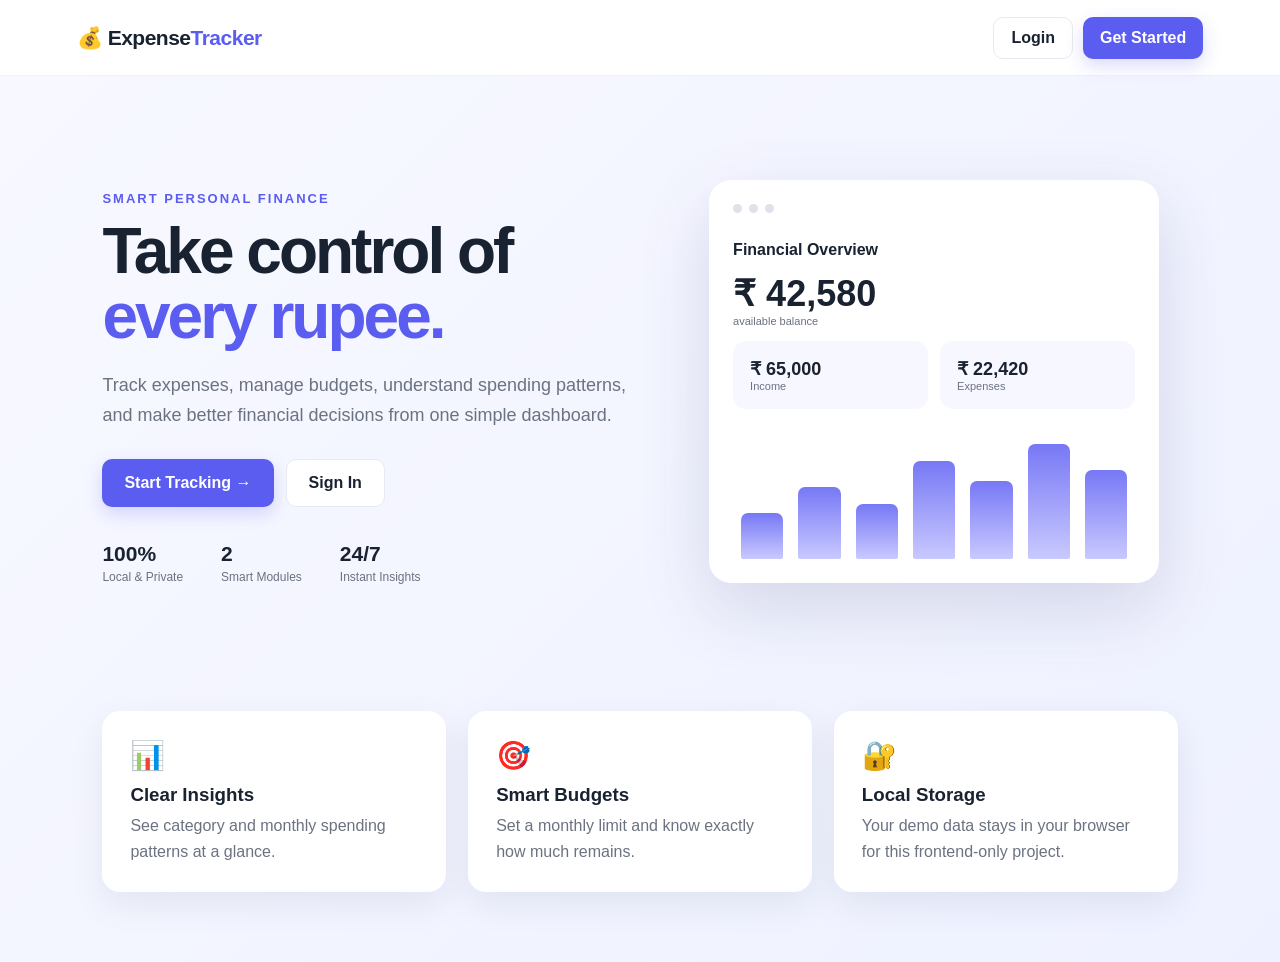
<file: index.html>
<!DOCTYPE html>
<html lang="en">
<head>
  <meta charset="UTF-8">
  <meta name="viewport" content="width=device-width, initial-scale=1.0">
  <title>Expense Tracker</title>
  <link rel="stylesheet" href="css/style.css">
</head>
<body class="landing-body">
  <nav class="navbar landing-nav">
    <a class="brand" href="index.html">💰 Expense<span>Tracker</span></a>
    <div class="nav-actions">
      <a href="login.html" class="btn btn-outline">Login</a>
      <a href="signup.html" class="btn btn-primary">Get Started</a>
    </div>
  </nav>

  <main class="hero">
    <section class="hero-content">
      <p class="eyebrow">SMART PERSONAL FINANCE</p>
      <h1>Take control of<br><span>every rupee.</span></h1>
      <p class="hero-text">Track expenses, manage budgets, understand spending patterns, and make better financial decisions from one simple dashboard.</p>
      <div class="hero-buttons">
        <a href="signup.html" class="btn btn-primary btn-lg">Start Tracking →</a>
        <a href="login.html" class="btn btn-outline btn-lg">Sign In</a>
      </div>
      <div class="feature-strip">
        <div><strong>100%</strong><span>Local & Private</span></div>
        <div><strong>2</strong><span>Smart Modules</span></div>
        <div><strong>24/7</strong><span>Instant Insights</span></div>
      </div>
    </section>
    <section class="hero-preview">
      <div class="preview-window">
        <div class="preview-top"><span></span><span></span><span></span></div>
        <div class="preview-title">Financial Overview</div>
        <div class="preview-balance">₹ 42,580 <small>available balance</small></div>
        <div class="preview-cards">
          <div><b>₹ 65,000</b><small>Income</small></div>
          <div><b>₹ 22,420</b><small>Expenses</small></div>
        </div>
        <div class="preview-chart">
          <i style="height:35%"></i><i style="height:55%"></i><i style="height:42%"></i><i style="height:75%"></i><i style="height:60%"></i><i style="height:88%"></i><i style="height:68%"></i>
        </div>
      </div>
    </section>
  </main>

  <section class="landing-features">
    <div><div class="feature-icon">📊</div><h3>Clear Insights</h3><p>See category and monthly spending patterns at a glance.</p></div>
    <div><div class="feature-icon">🎯</div><h3>Smart Budgets</h3><p>Set a monthly limit and know exactly how much remains.</p></div>
    <div><div class="feature-icon">🔐</div><h3>Local Storage</h3><p>Your demo data stays in your browser for this frontend-only project.</p></div>
  </section>
</body>
</html>
</file>
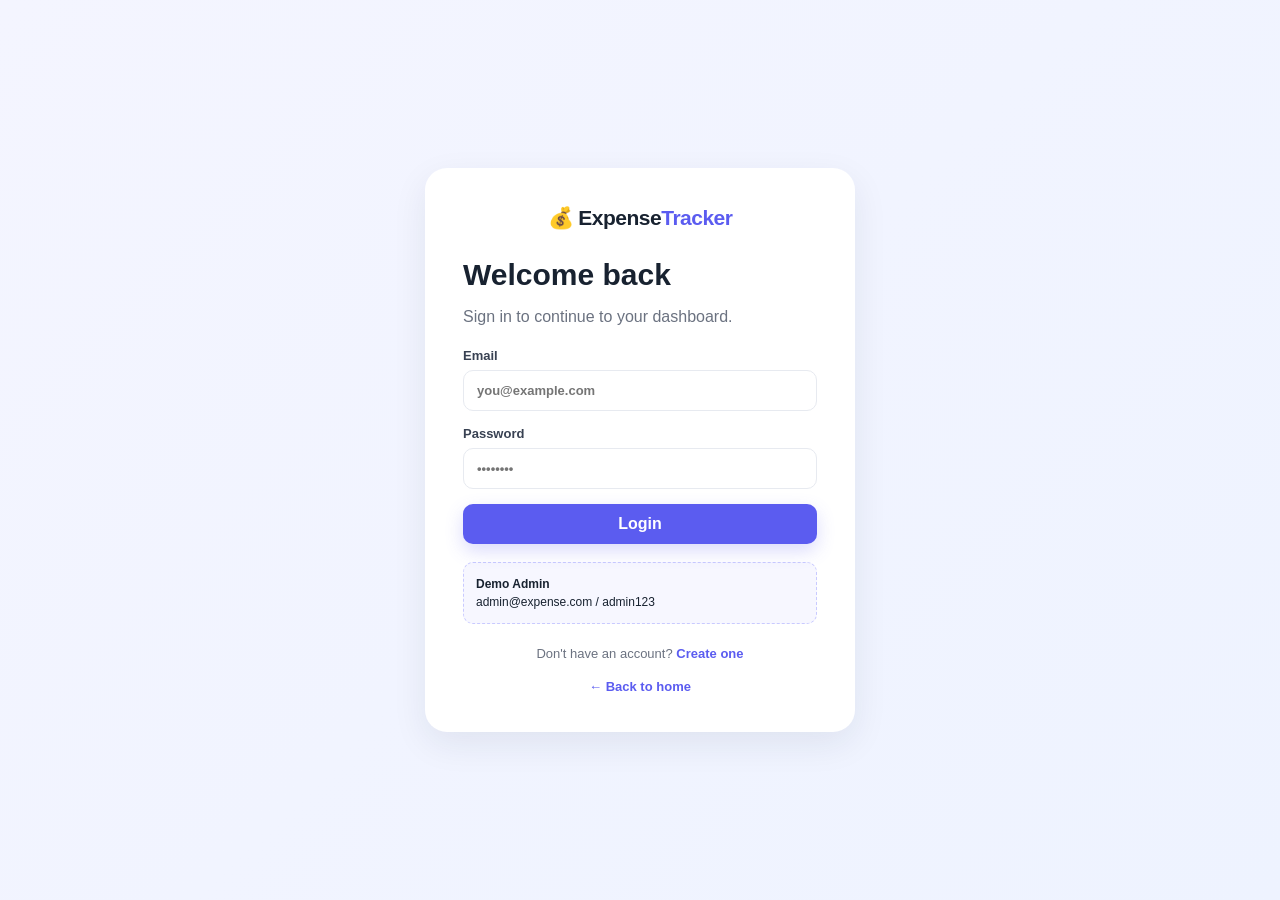
<file: login.html>
<!DOCTYPE html>
<html lang="en">
<head>
  <meta charset="UTF-8"><meta name="viewport" content="width=device-width, initial-scale=1.0">
  <title>Login | Expense Tracker</title><link rel="stylesheet" href="css/style.css">
</head>
<body class="auth-body">
  <div class="auth-card">
    <a class="brand centered" href="index.html">💰 Expense<span>Tracker</span></a>
    <h1>Welcome back</h1><p class="muted">Sign in to continue to your dashboard.</p>
    <div id="loginAlert" class="alert hidden"></div>
    <form id="loginForm">
      <label>Email<input id="email" type="email" required placeholder="you@example.com"></label>
      <label>Password<input id="password" type="password" required placeholder="••••••••"></label>
      <button class="btn btn-primary full" type="submit">Login</button>
    </form>
    <div class="demo-box"><strong>Demo Admin</strong><br>admin@expense.com / admin123</div>
    <p class="auth-footer">Don't have an account? <a href="signup.html">Create one</a></p>
    <a href="index.html" class="back-link">← Back to home</a>
  </div>
  <script src="js/auth.js"></script>
  <script>
    document.getElementById("loginForm").addEventListener("submit", function(e){
      e.preventDefault();
      const result = loginUser(document.getElementById("email").value.trim(), document.getElementById("password").value);
      const alertBox = document.getElementById("loginAlert");
      alertBox.className = "alert " + (result.ok ? "success" : "error");
      alertBox.textContent = result.message;
      if (result.ok) setTimeout(() => location.href = result.user.role === "admin" ? "admin/dashboard.html" : "user/dashboard.html", 500);
    });
  </script>
</body>
</html>
</file>
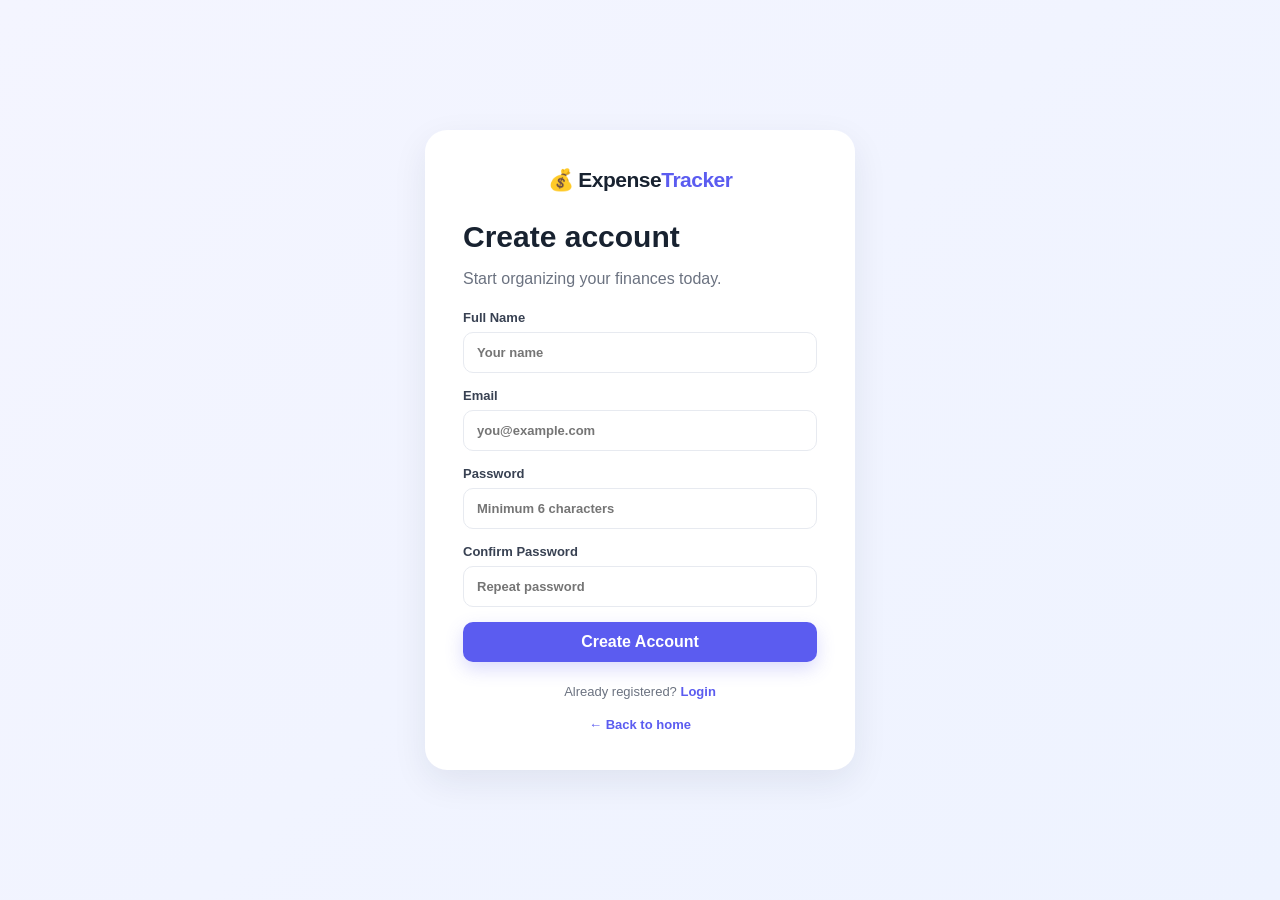
<file: signup.html>
<!DOCTYPE html>
<html lang="en">
<head>
  <meta charset="UTF-8"><meta name="viewport" content="width=device-width, initial-scale=1.0">
  <title>Sign Up | Expense Tracker</title><link rel="stylesheet" href="css/style.css">
</head>
<body class="auth-body">
  <div class="auth-card">
    <a class="brand centered" href="index.html">💰 Expense<span>Tracker</span></a>
    <h1>Create account</h1><p class="muted">Start organizing your finances today.</p>
    <div id="signupAlert" class="alert hidden"></div>
    <form id="signupForm">
      <label>Full Name<input id="name" required placeholder="Your name"></label>
      <label>Email<input id="email" type="email" required placeholder="you@example.com"></label>
      <label>Password<input id="password" type="password" minlength="6" required placeholder="Minimum 6 characters"></label>
      <label>Confirm Password<input id="confirm" type="password" minlength="6" required placeholder="Repeat password"></label>
      <button class="btn btn-primary full" type="submit">Create Account</button>
    </form>
    <p class="auth-footer">Already registered? <a href="login.html">Login</a></p>
    <a href="index.html" class="back-link">← Back to home</a>
  </div>
  <script src="js/auth.js"></script>
  <script>
    document.getElementById("signupForm").addEventListener("submit", function(e){
      e.preventDefault();
      const a = document.getElementById("password").value;
      const b = document.getElementById("confirm").value;
      const alertBox = document.getElementById("signupAlert");
      if(a !== b){ alertBox.className="alert error"; alertBox.textContent="Passwords do not match."; return; }
      const result = signupUser(document.getElementById("name").value.trim(), document.getElementById("email").value.trim(), a);
      alertBox.className = "alert " + (result.ok ? "success" : "error");
      alertBox.textContent = result.message;
      if(result.ok) setTimeout(() => location.href="login.html", 700);
    });
  </script>
</body>
</html>
</file>
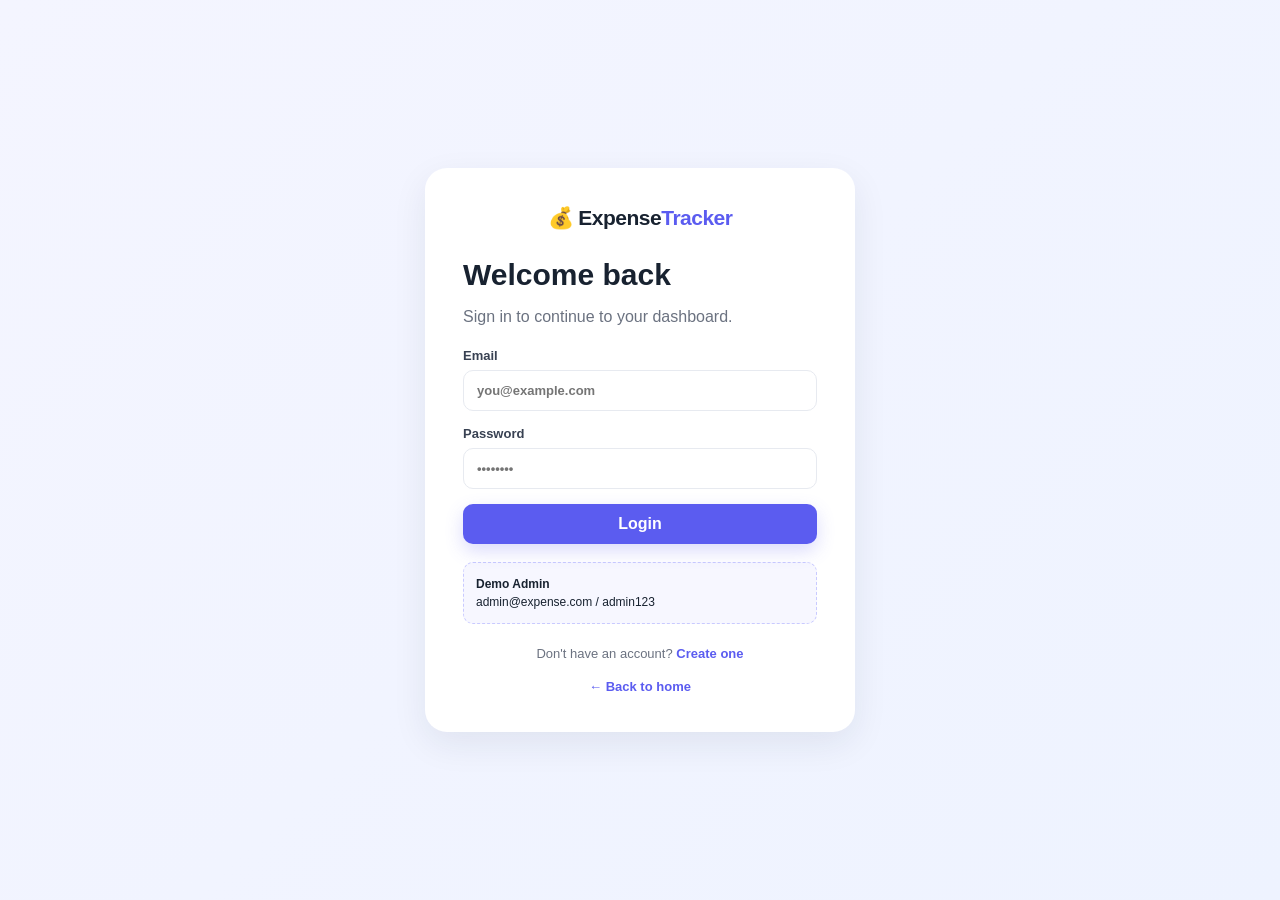
<file: admin/dashboard.html>
<!DOCTYPE html>
<html lang="en"><head><meta charset="UTF-8"><meta name="viewport" content="width=device-width,initial-scale=1.0"><title>Admin Dashboard | Expense Tracker</title><link rel="stylesheet" href="../css/style.css"></head>
<body><div class="app-shell"><aside class="sidebar"><a class="brand" href="dashboard.html">💰 Expense<span>Tracker</span></a><nav class="side-nav"><a class="active" href="dashboard.html">▣ Dashboard</a><a href="users.html">♙ Users</a><a href="expenses.html">☷ All Expenses</a><a href="reports.html">◔ Reports</a></nav><div class="sidebar-bottom"><a href="#" onclick="logout();return false;">↪ Logout</a></div></aside>
<main class="main"><div class="topbar"><div class="page-title"><h1>Admin Dashboard</h1><p>Monitor the Expense Tracker system.</p></div><div class="profile"><div><b id="adminName"></b><small class="muted"> Administrator</small></div><div class="avatar">A</div></div></div>
<section class="cards"><div class="stat-card"><div class="stat-label">REGISTERED USERS</div><div class="stat-value" id="users">0</div></div><div class="stat-card"><div class="stat-label">TOTAL EXPENSES</div><div class="stat-value" id="expense">₹0</div></div><div class="stat-card"><div class="stat-label">TRANSACTIONS</div><div class="stat-value" id="transactions">0</div></div><div class="stat-card"><div class="stat-label">CATEGORIES USED</div><div class="stat-value" id="categories">0</div></div></section>
<section class="dashboard-grid"><div class="panel"><div class="panel-header"><h2>Recent Transactions</h2><a class="btn btn-outline" href="expenses.html">View all</a></div><div class="table-wrap"><table><thead><tr><th>User</th><th>Date</th><th>Category</th><th>Amount</th></tr></thead><tbody id="rows"></tbody></table></div></div><div class="panel"><div class="panel-header"><h2>System Summary</h2></div><div id="summary"></div></div></section>
</main></div><script src="../js/auth.js"></script><script src="../js/app.js"></script><script>
const user=requireRole("admin");if(user){document.getElementById("adminName").textContent=user.name;const users=getUsers(),ex=getExpenses();document.getElementById("users").textContent=users.filter(u=>u.role==="user").length;document.getElementById("expense").textContent=money(totalExpenses(ex));document.getElementById("transactions").textContent=ex.length;document.getElementById("categories").textContent=new Set(ex.map(e=>e.category)).size;const names=Object.fromEntries(users.map(u=>[u.id,u.name]));const recent=[...ex].sort((a,b)=>b.date.localeCompare(a.date)).slice(0,8);document.getElementById("rows").innerHTML=recent.length?recent.map(e=>`<tr><td>${escapeHtml(names[e.userId]||"Unknown")}</td><td>${e.date}</td><td><span class="badge">${escapeHtml(e.category)}</span></td><td><b>${money(e.amount)}</b></td></tr>`).join(""):`<tr><td colspan="4"><div class="empty">No transactions yet.</div></td></tr>`;const byUser={};ex.forEach(e=>byUser[e.userId]=(byUser[e.userId]||0)+e.amount);document.getElementById("summary").innerHTML=`<div class="kpi"><span>Active user accounts</span><b>${users.filter(u=>u.role==="user").length}</b></div><div class="kpi"><span>Total recorded spending</span><b>${money(totalExpenses(ex))}</b></div><div class="kpi"><span>Average transaction</span><b>${money(ex.length?totalExpenses(ex)/ex.length:0)}</b></div><div class="kpi"><span>Users with transactions</span><b>${Object.keys(byUser).length}</b></div>`}
</script></body></html>
</file>
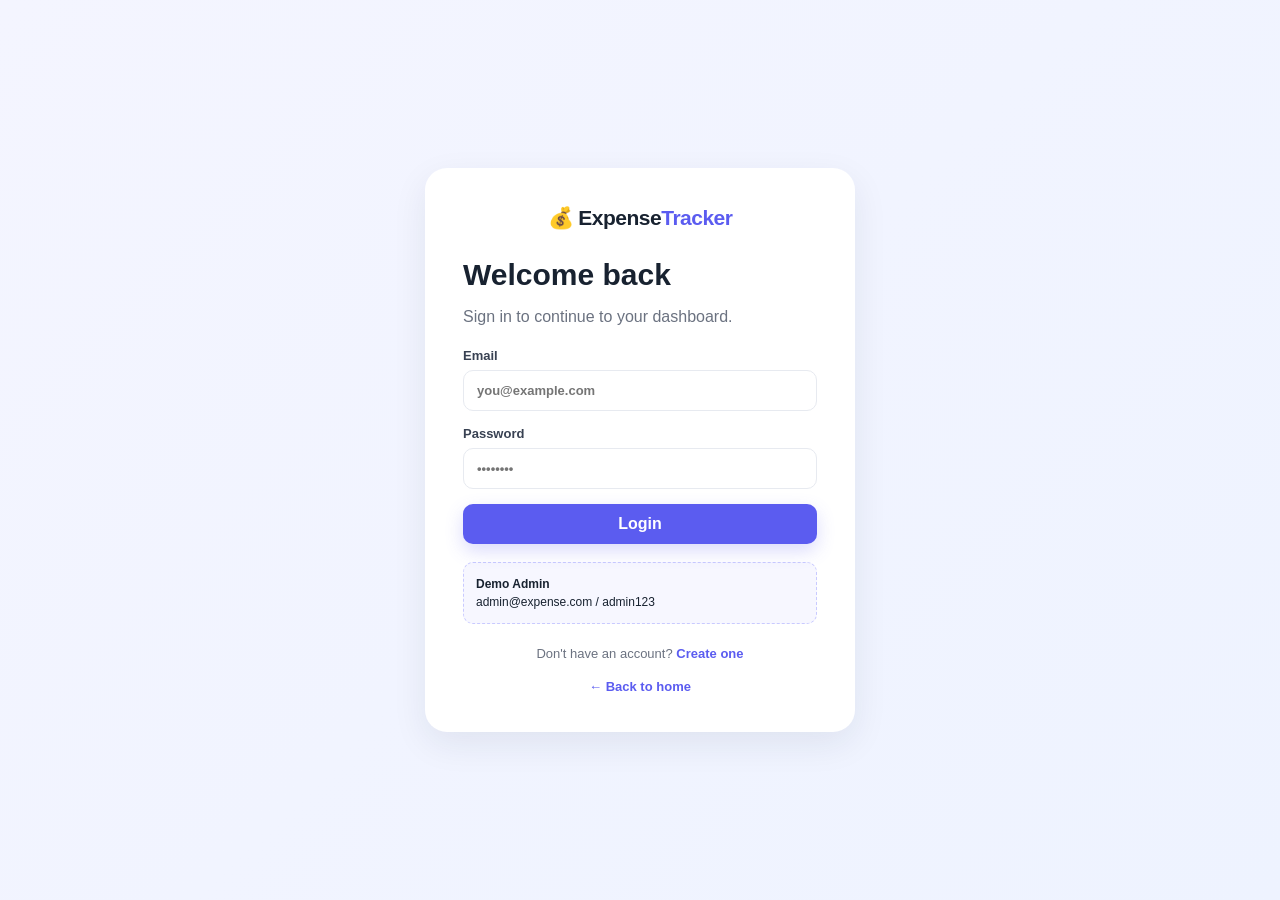
<file: admin/expenses.html>
<!DOCTYPE html>
<html lang="en"><head><meta charset="UTF-8"><meta name="viewport" content="width=device-width,initial-scale=1.0"><title>All Expenses | Expense Tracker</title><link rel="stylesheet" href="../css/style.css"></head>
<body><div class="app-shell"><aside class="sidebar"><a class="brand" href="dashboard.html">💰 Expense<span>Tracker</span></a><nav class="side-nav"><a href="dashboard.html">▣ Dashboard</a><a href="users.html">♙ Users</a><a class="active" href="expenses.html">☷ All Expenses</a><a href="reports.html">◔ Reports</a></nav><div class="sidebar-bottom"><a href="#" onclick="logout();return false;">↪ Logout</a></div></aside><main class="main"><div class="topbar"><div class="page-title"><h1>All Expenses</h1><p>System-wide transaction monitoring.</p></div></div><div class="panel"><div class="toolbar"><input id="search" placeholder="Search user/category..."><select id="filter"><option value="all">All categories</option><option>Food</option><option>Transport</option><option>Shopping</option><option>Bills</option><option>Education</option><option>Healthcare</option><option>Entertainment</option><option>Recharge</option><option>Others</option></select></div><br><div class="table-wrap"><table><thead><tr><th>User</th><th>Date</th><th>Category</th><th>Payment</th><th>Description</th><th>Amount</th><th>Action</th></tr></thead><tbody id="rows"></tbody></table></div></div></main></div>
<script src="../js/auth.js"></script><script src="../js/app.js"></script><script>
requireRole("admin");function render(){const users=getUsers(),names=Object.fromEntries(users.map(u=>[u.id,u.name])),q=document.getElementById("search").value.toLowerCase(),f=document.getElementById("filter").value;let arr=getExpenses().filter(e=>(f==="all"||e.category===f)&&((names[e.userId]||"").toLowerCase()+" "+e.category+" "+(e.description||"")).includes(q)).sort((a,b)=>b.date.localeCompare(a.date));document.getElementById("rows").innerHTML=arr.length?arr.map(e=>`<tr><td>${escapeHtml(names[e.userId]||"Unknown")}</td><td>${e.date}</td><td><span class="badge">${escapeHtml(e.category)}</span></td><td>${escapeHtml(e.payment)}</td><td>${escapeHtml(e.description||"-")}</td><td><b>${money(e.amount)}</b></td><td><button class="btn btn-danger" onclick="removeIt('${e.id}')">Delete</button></td></tr>`).join(""):`<tr><td colspan="7"><div class="empty">No expenses found.</div></td></tr>`}function removeIt(id){if(confirm("Delete this expense?")){deleteExpense(id);render()}}document.getElementById("search").addEventListener("input",render);document.getElementById("filter").addEventListener("change",render);render();
</script></body></html>
</file>
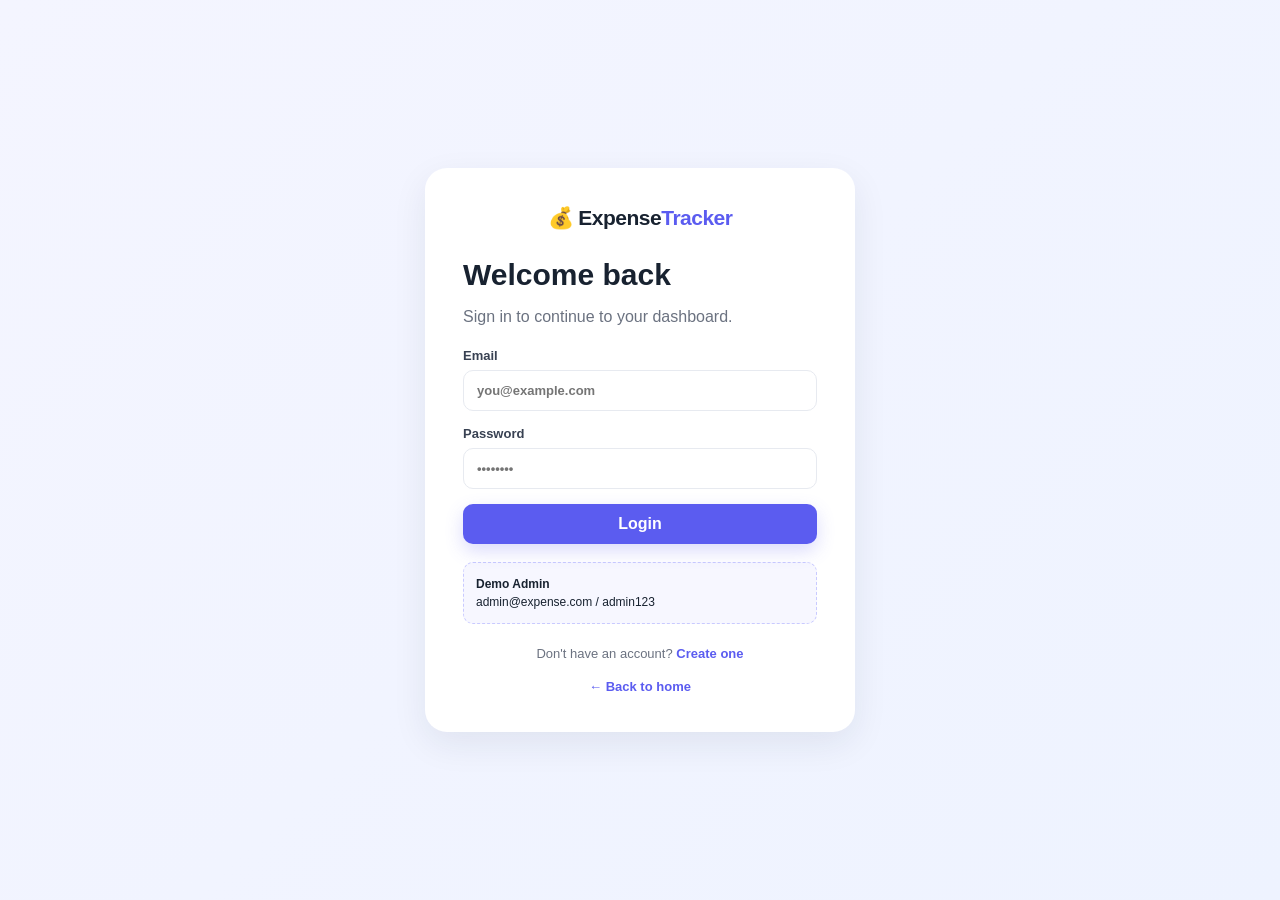
<file: admin/reports.html>
<!DOCTYPE html>
<html lang="en"><head><meta charset="UTF-8"><meta name="viewport" content="width=device-width,initial-scale=1.0"><title>Admin Reports | Expense Tracker</title><link rel="stylesheet" href="../css/style.css"></head>
<body><div class="app-shell"><aside class="sidebar"><a class="brand" href="dashboard.html">💰 Expense<span>Tracker</span></a><nav class="side-nav"><a href="dashboard.html">▣ Dashboard</a><a href="users.html">♙ Users</a><a href="expenses.html">☷ All Expenses</a><a class="active" href="reports.html">◔ Reports</a></nav><div class="sidebar-bottom"><a href="#" onclick="logout();return false;">↪ Logout</a></div></aside><main class="main"><div class="topbar"><div class="page-title"><h1>System Reports</h1><p>Aggregate spending insights for the administrator.</p></div></div><div class="cards"><div class="stat-card"><div class="stat-label">TOTAL SPENDING</div><div class="stat-value" id="total">₹0</div></div><div class="stat-card"><div class="stat-label">AVG TRANSACTION</div><div class="stat-value" id="avg">₹0</div></div><div class="stat-card"><div class="stat-label">TOP CATEGORY</div><div class="stat-value" id="top">—</div></div><div class="stat-card"><div class="stat-label">USERS</div><div class="stat-value" id="users">0</div></div></div><div class="dashboard-grid"><div class="panel"><h2>Category Breakdown</h2><div id="bars" class="bar-list"></div></div><div class="panel"><h2>Monthly Spending</h2><div id="monthly" class="chart-bars"></div></div></div></main></div>
<script src="../js/auth.js"></script><script src="../js/app.js"></script><script>
requireRole("admin");const arr=getExpenses(),total=totalExpenses(arr);document.getElementById("total").textContent=money(total);document.getElementById("avg").textContent=money(arr.length?total/arr.length:0);document.getElementById("users").textContent=getUsers().filter(u=>u.role==="user").length;const cats={};arr.forEach(e=>cats[e.category]=(cats[e.category]||0)+e.amount);const sorted=Object.entries(cats).sort((a,b)=>b[1]-a[1]);document.getElementById("top").textContent=sorted[0]?.[0]||"—";const max=Math.max(...Object.values(cats),1);document.getElementById("bars").innerHTML=sorted.map(([k,v])=>`<div class="bar-row"><span>${escapeHtml(k)}</span><div class="bar-track"><div class="bar-fill" style="width:${v/max*100}%"></div></div><b>${money(v)}</b></div>`).join("")||`<div class="empty">No data yet.</div>`;const months={};arr.forEach(e=>{let m=e.date.slice(0,7);months[m]=(months[m]||0)+e.amount});const ms=Object.entries(months).sort((a,b)=>a[0].localeCompare(b[0])).slice(-7),mm=Math.max(...ms.map(x=>x[1]),1);document.getElementById("monthly").innerHTML=ms.map(([m,v])=>`<div class="chart-col"><b style="font-size:10px">${money(v)}</b><div class="bar" style="height:${Math.max(v/mm*170,3)}px"></div><span>${m}</span></div>`).join("")||`<div class="empty">No data yet.</div>`;
</script></body></html>
</file>
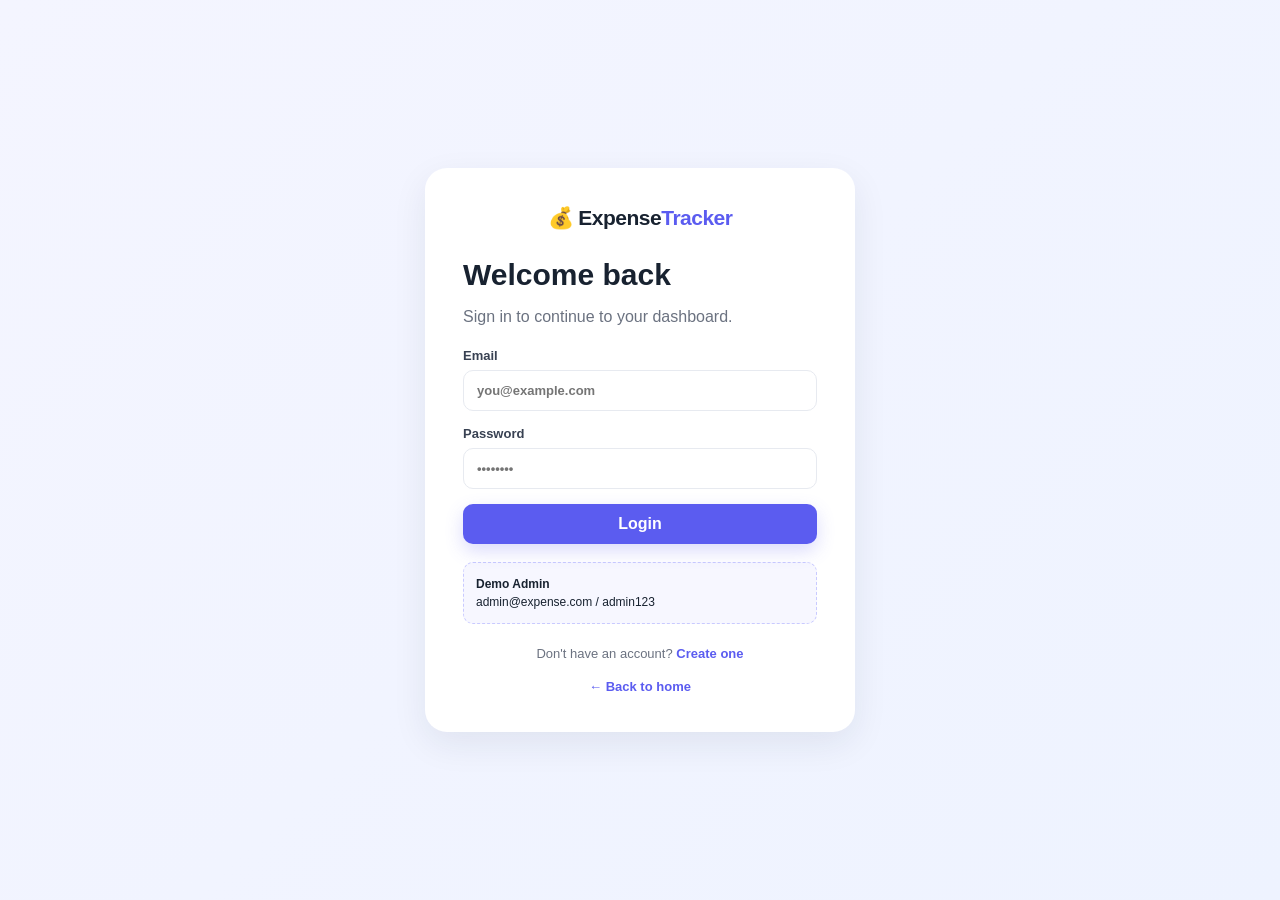
<file: admin/users.html>
<!DOCTYPE html>
<html lang="en"><head><meta charset="UTF-8"><meta name="viewport" content="width=device-width,initial-scale=1.0"><title>User Management | Expense Tracker</title><link rel="stylesheet" href="../css/style.css"></head>
<body><div class="app-shell"><aside class="sidebar"><a class="brand" href="dashboard.html">💰 Expense<span>Tracker</span></a><nav class="side-nav"><a href="dashboard.html">▣ Dashboard</a><a class="active" href="users.html">♙ Users</a><a href="expenses.html">☷ All Expenses</a><a href="reports.html">◔ Reports</a></nav><div class="sidebar-bottom"><a href="#" onclick="logout();return false;">↪ Logout</a></div></aside><main class="main"><div class="topbar"><div class="page-title"><h1>User Management</h1><p>View and manage registered users.</p></div></div><div class="panel"><div class="toolbar"><input id="search" placeholder="Search users..."></div><br><div class="table-wrap"><table><thead><tr><th>Name</th><th>Email</th><th>Role</th><th>Registered</th><th>Action</th></tr></thead><tbody id="rows"></tbody></table></div></div></main></div>
<script src="../js/auth.js"></script><script src="../js/app.js"></script><script>
requireRole("admin");function render(){let q=document.getElementById("search").value.toLowerCase(),arr=getUsers().filter(u=>u.name.toLowerCase().includes(q)||u.email.toLowerCase().includes(q));document.getElementById("rows").innerHTML=arr.map(u=>`<tr><td><b>${escapeHtml(u.name)}</b></td><td>${escapeHtml(u.email)}</td><td><span class="badge">${u.role}</span></td><td>${u.id.startsWith("u-")?new Date(Number(u.id.slice(2))).toLocaleDateString("en-IN"):"Demo"}</td><td>${u.role==="user"?`<button class="btn btn-danger" onclick="removeUser('${u.id}')">Delete</button>`:"Protected"}</td></tr>`).join("")}function removeUser(id){if(!confirm("Delete this user and their expenses?"))return;saveUsers(getUsers().filter(u=>u.id!==id));saveExpenses(getExpenses().filter(e=>e.userId!==id));render()}document.getElementById("search").addEventListener("input",render);render();
</script></body></html>
</file>
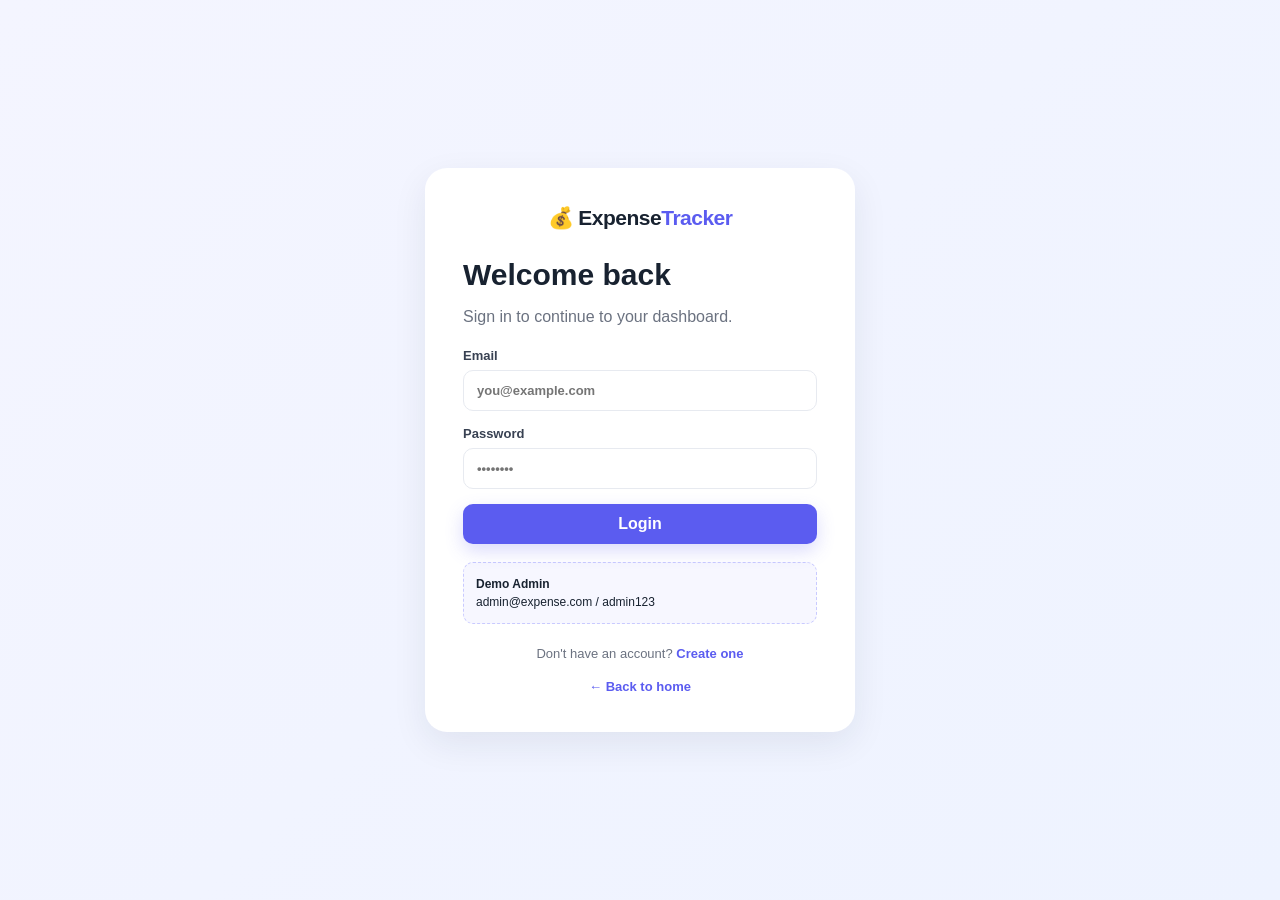
<file: user/add-expense.html>
<!DOCTYPE html>
<html lang="en"><head><meta charset="UTF-8"><meta name="viewport" content="width=device-width,initial-scale=1.0"><title>Add Expense | Expense Tracker</title><link rel="stylesheet" href="../css/style.css"></head>
<body><div class="app-shell"><aside class="sidebar"><a class="brand" href="dashboard.html">💰 Expense<span>Tracker</span></a><nav class="side-nav"><a href="dashboard.html">▣ Dashboard</a><a class="active" href="add-expense.html">＋ Add Expense</a><a href="expenses.html">☷ My Expenses</a><a href="budget.html">◎ Budget</a><a href="reports.html">◔ Reports</a></nav><div class="sidebar-bottom"><a href="#" onclick="logout();return false;">↪ Logout</a></div></aside>
<main class="main"><div class="topbar"><div class="page-title"><h1>Add Expense</h1><p>Record a new transaction.</p></div></div>
<div class="panel" style="max-width:850px"><div id="alert" class="alert hidden"></div><form id="expenseForm"><div class="form-grid">
<label>Amount (₹)<input id="amount" type="number" min="0.01" step="0.01" required placeholder="500"></label>
<label>Date<input id="date" type="date" required></label>
<label>Category<select id="category" required><option value="">Select category</option><option>Food</option><option>Transport</option><option>Shopping</option><option>Bills</option><option>Education</option><option>Healthcare</option><option>Entertainment</option><option>Recharge</option><option>Others</option></select></label>
<label>Payment Method<select id="payment" required><option>UPI</option><option>Cash</option><option>Debit Card</option><option>Credit Card</option><option>Bank Transfer</option></select></label>
<label class="full-col">Description<textarea id="description" rows="4" placeholder="What was this expense for?"></textarea></label>
<div class="full-col"><button class="btn btn-primary" type="submit">Save Expense</button> <a class="btn btn-outline" href="expenses.html">Cancel</a></div>
</div></form></div></main></div>
<script src="../js/auth.js"></script><script src="../js/app.js"></script><script>
const user=requireRole("user");document.getElementById("date").value=new Date().toISOString().slice(0,10);
document.getElementById("expenseForm").addEventListener("submit",e=>{e.preventDefault();addExpense(user.id,{amount:document.getElementById("amount").value,date:document.getElementById("date").value,category:document.getElementById("category").value,payment:document.getElementById("payment").value,description:document.getElementById("description").value.trim()});const a=document.getElementById("alert");a.className="alert success";a.textContent="Expense saved successfully.";e.target.reset();document.getElementById("date").value=new Date().toISOString().slice(0,10);});
</script></body></html>
</file>
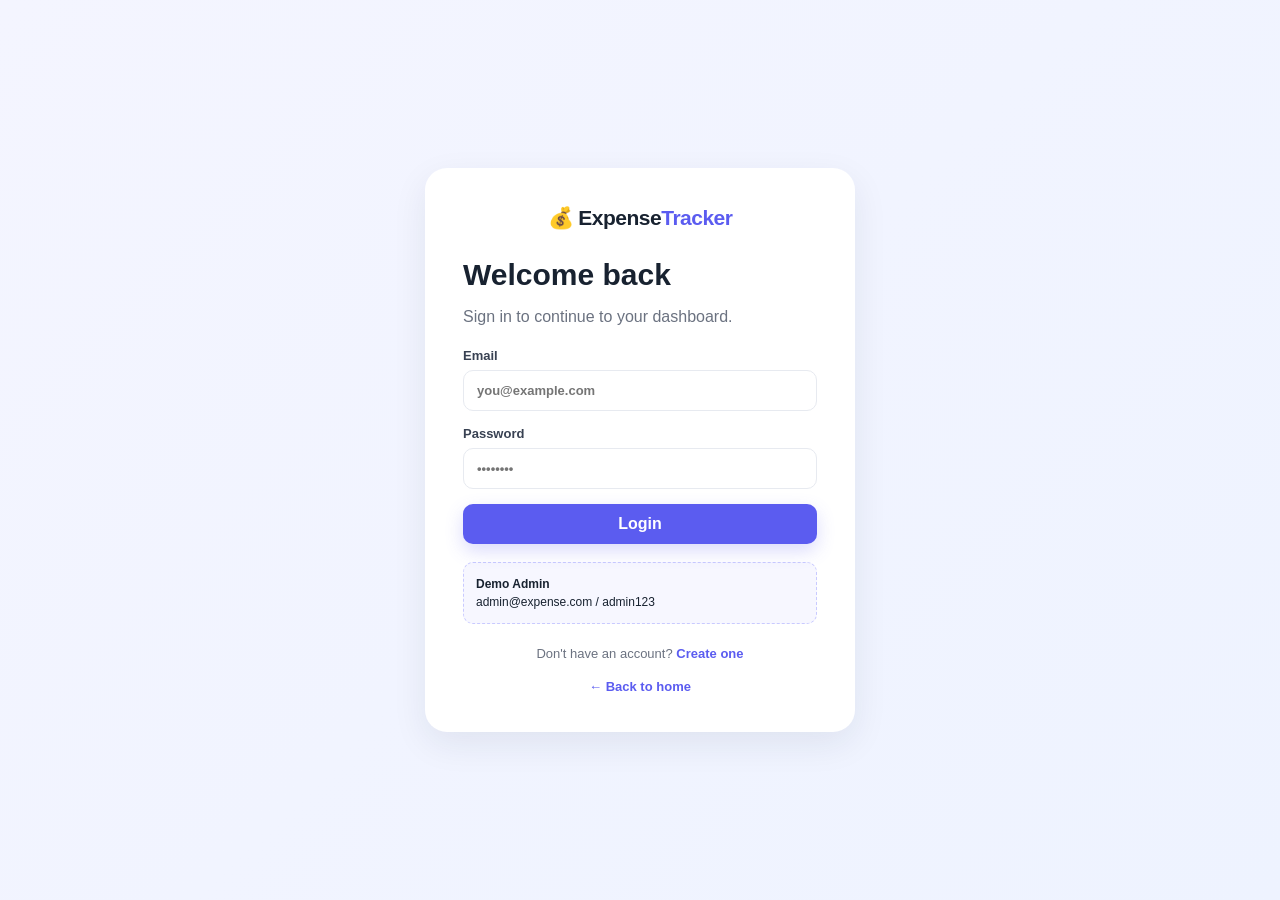
<file: user/budget.html>
<!DOCTYPE html>
<html lang="en"><head><meta charset="UTF-8"><meta name="viewport" content="width=device-width,initial-scale=1.0"><title>Budget | Expense Tracker</title><link rel="stylesheet" href="../css/style.css"></head>
<body><div class="app-shell"><aside class="sidebar"><a class="brand" href="dashboard.html">💰 Expense<span>Tracker</span></a><nav class="side-nav"><a href="dashboard.html">▣ Dashboard</a><a href="add-expense.html">＋ Add Expense</a><a href="expenses.html">☷ My Expenses</a><a class="active" href="budget.html">◎ Budget</a><a href="reports.html">◔ Reports</a></nav><div class="sidebar-bottom"><a href="#" onclick="logout();return false;">↪ Logout</a></div></aside>
<main class="main"><div class="topbar"><div class="page-title"><h1>Monthly Budget</h1><p>Set a spending limit and stay disciplined.</p></div></div>
<div class="dashboard-grid"><div class="panel"><h2>Set Budget</h2><p class="muted">Your budget applies to the current month.</p><form id="budgetForm"><label>Monthly Budget (₹)<input id="budgetInput" type="number" min="0" step="100" required placeholder="20000"></label><button class="btn btn-primary" type="submit">Save Budget</button></form><div id="alert" class="alert hidden"></div></div>
<div class="panel"><h2>Budget Status</h2><div class="budget-box"><div class="budget-number" id="total">₹0</div><p class="muted">spent this month</p><div class="progress"><div id="progress"></div></div><div class="kpi"><span>Budget</span><b id="b">₹0</b></div><div class="kpi"><span>Spent</span><b id="s">₹0</b></div><div class="kpi"><span>Remaining</span><b id="r">₹0</b></div></div></div></div></main></div>
<script src="../js/auth.js"></script><script src="../js/app.js"></script><script>
const user=requireRole("user");function render(){let budgets=getBudgets(),b=Number(budgets[user.id]||0),s=totalExpenses(monthExpenses(user.id));document.getElementById("budgetInput").value=b||"";document.getElementById("total").textContent=money(s);document.getElementById("b").textContent=money(b);document.getElementById("s").textContent=money(s);let r=b-s;document.getElementById("r").textContent=money(r);document.getElementById("r").className=r<0?"danger-text":"success-text";document.getElementById("progress").style.width=(b?Math.min(s/b*100,100):0)+"%"}document.getElementById("budgetForm").addEventListener("submit",e=>{e.preventDefault();let x=getBudgets();x[user.id]=Number(document.getElementById("budgetInput").value);saveBudgets(x);let a=document.getElementById("alert");a.className="alert success";a.textContent="Budget saved successfully.";render()});render();
</script></body></html>
</file>
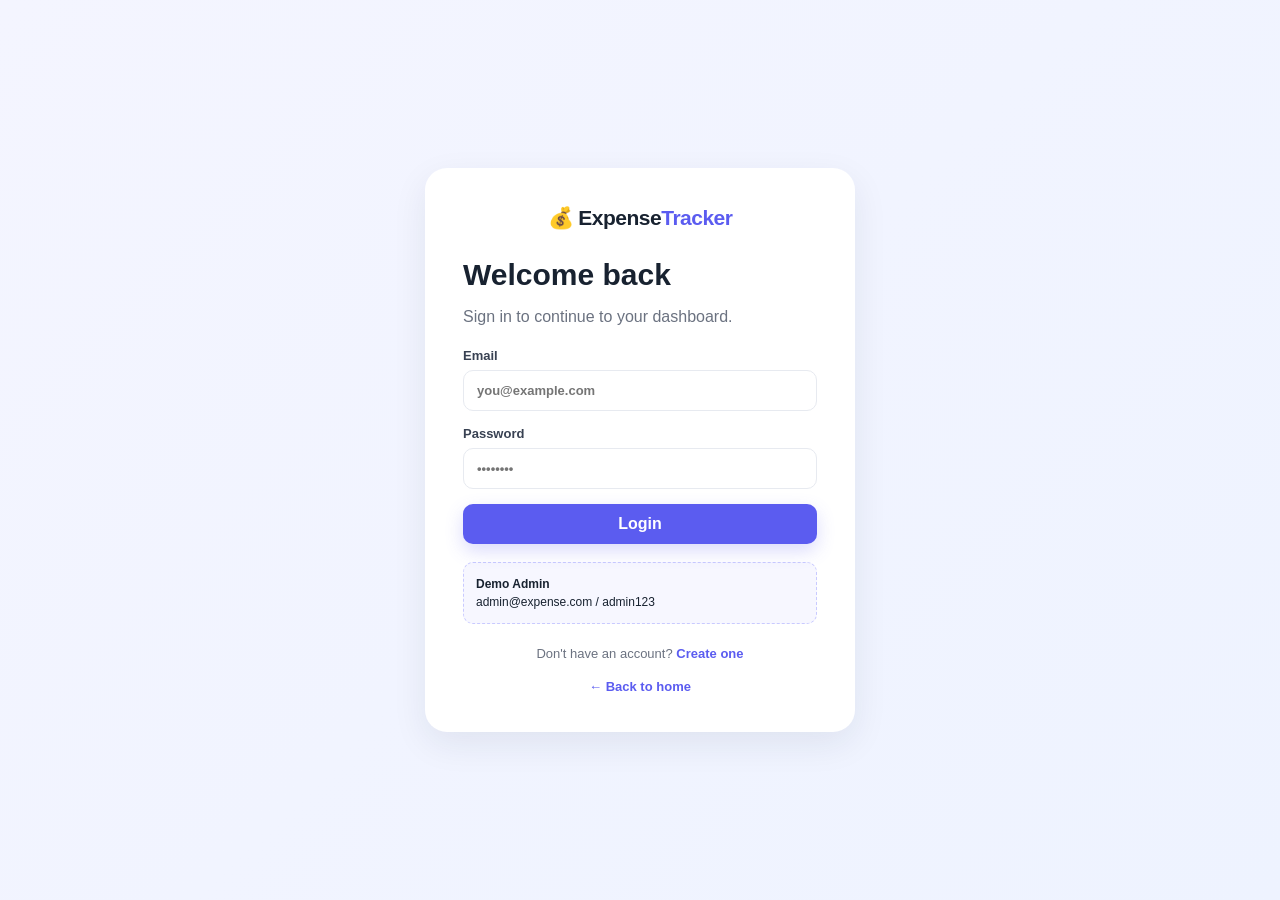
<file: user/dashboard.html>
<!DOCTYPE html>
<html lang="en"><head><meta charset="UTF-8"><meta name="viewport" content="width=device-width,initial-scale=1.0"><title>User Dashboard | Expense Tracker</title><link rel="stylesheet" href="../css/style.css"></head>
<body>
<div class="app-shell">
<aside class="sidebar">
  <a class="brand" href="dashboard.html">💰 Expense<span>Tracker</span></a>
  <nav class="side-nav">
    <a class="active" href="dashboard.html">▣ Dashboard</a>
    <a href="add-expense.html">＋ Add Expense</a>
    <a href="expenses.html">☷ My Expenses</a>
    <a href="budget.html">◎ Budget</a>
    <a href="reports.html">◔ Reports</a>
  </nav>
  <div class="sidebar-bottom"><a href="#" onclick="logout();return false;" class="side-nav a">↪ Logout</a></div>
</aside>
<main class="main">
  <div class="topbar"><div class="page-title"><h1>Dashboard</h1><p id="dateText"></p></div><div class="profile"><div><b id="userName"></b><small class="muted"> User</small></div><div class="avatar" id="avatar">U</div></div></div>
  <section class="cards">
    <div class="stat-card"><div class="stat-label">MONTHLY BUDGET</div><div class="stat-value" id="budget">₹0</div><div class="stat-note">Your current limit</div></div>
    <div class="stat-card"><div class="stat-label">THIS MONTH</div><div class="stat-value" id="expense">₹0</div><div class="stat-note">Total spending</div></div>
    <div class="stat-card"><div class="stat-label">REMAINING</div><div class="stat-value" id="remaining">₹0</div><div class="stat-note" id="remainingNote">Budget balance</div></div>
    <div class="stat-card"><div class="stat-label">TRANSACTIONS</div><div class="stat-value" id="transactions">0</div><div class="stat-note">This month</div></div>
  </section>
  <section class="dashboard-grid">
    <div class="panel"><div class="panel-header"><h2>Recent Transactions</h2><a class="btn btn-outline" href="expenses.html">View all</a></div><div class="table-wrap"><table><thead><tr><th>Date</th><th>Category</th><th>Description</th><th>Amount</th></tr></thead><tbody id="recent"></tbody></table></div></div>
    <div class="panel"><div class="panel-header"><h2>Spending by Category</h2><a class="btn btn-outline" href="reports.html">Reports</a></div><div id="categories" class="bar-list"></div></div>
  </section>
</main></div>
<script src="../js/auth.js"></script><script src="../js/app.js"></script>
<script>
const user=requireRole("user");
if(user){
document.getElementById("userName").textContent=user.name;document.getElementById("avatar").textContent=user.name.charAt(0).toUpperCase();
document.getElementById("dateText").textContent=new Date().toLocaleDateString("en-IN",{weekday:"long",day:"numeric",month:"long",year:"numeric"});
const ex=monthExpenses(user.id), total=totalExpenses(ex), budgets=getBudgets(), budget=Number(budgets[user.id]||0), rem=budget-total;
document.getElementById("budget").textContent=money(budget);document.getElementById("expense").textContent=money(total);document.getElementById("remaining").textContent=money(rem);document.getElementById("remaining").className="stat-value "+(rem<0?"danger-text":"success-text");document.getElementById("remainingNote").textContent=budget?(rem<0?"Budget exceeded":"Available budget"):"Set a budget";document.getElementById("transactions").textContent=ex.length;
const recent=[...ex].sort((a,b)=>b.date.localeCompare(a.date)).slice(0,6);document.getElementById("recent").innerHTML=recent.length?recent.map(e=>`<tr><td>${e.date}</td><td><span class="badge">${escapeHtml(e.category)}</span></td><td>${escapeHtml(e.description||"-")}</td><td><b>${money(e.amount)}</b></td></tr>`).join(""):`<tr><td colspan="4"><div class="empty">No expenses this month. Add your first expense.</div></td></tr>`;
const cats={};ex.forEach(e=>cats[e.category]=(cats[e.category]||0)+e.amount);const max=Math.max(...Object.values(cats),1);
document.getElementById("categories").innerHTML=Object.entries(cats).sort((a,b)=>b[1]-a[1]).map(([k,v])=>`<div class="bar-row"><span>${escapeHtml(k)}</span><div class="bar-track"><div class="bar-fill" style="width:${v/max*100}%"></div></div><b>${money(v)}</b></div>`).join("")||`<div class="empty">No category data yet.</div>`;
}
</script></body></html>
</file>
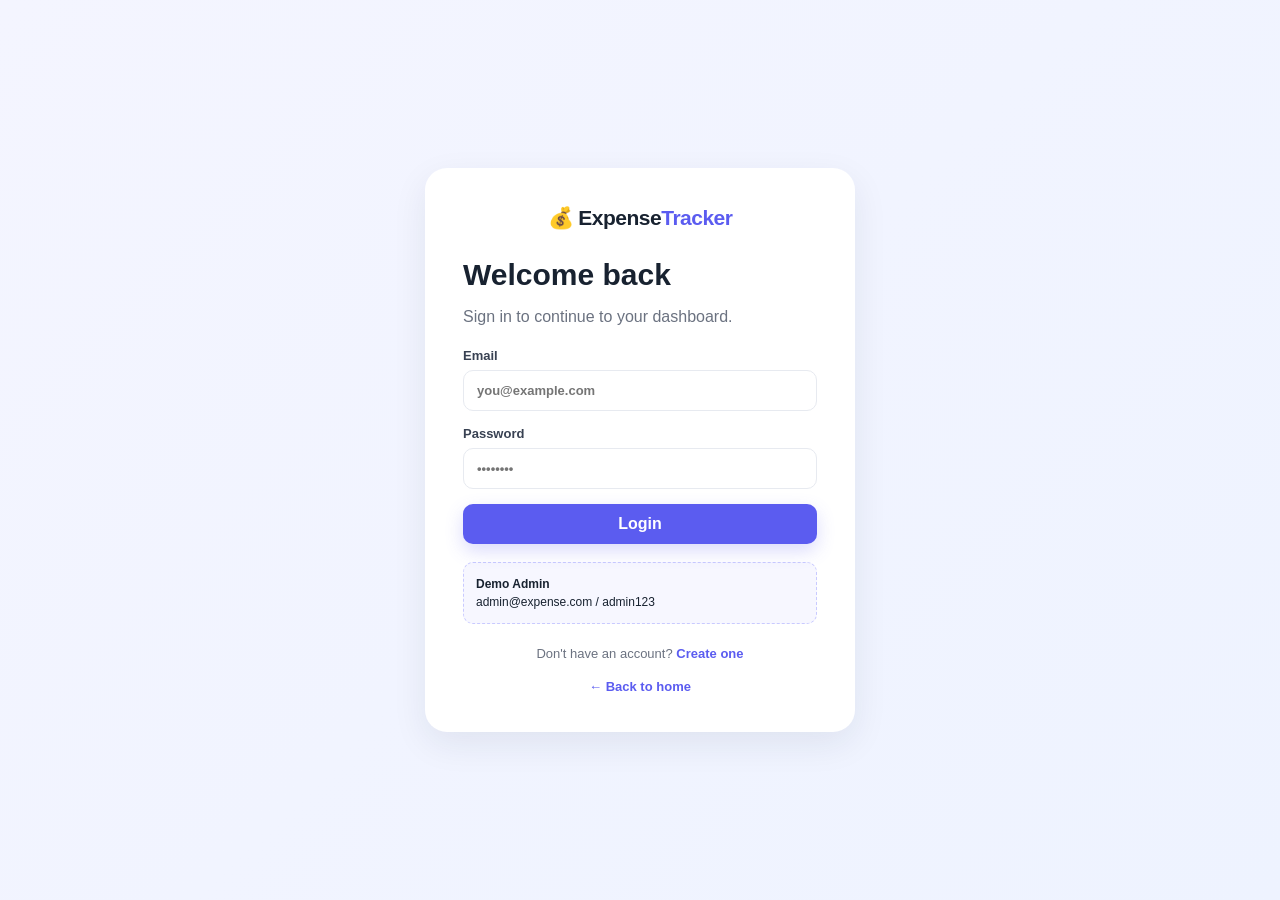
<file: user/expenses.html>
<!DOCTYPE html>
<html lang="en"><head><meta charset="UTF-8"><meta name="viewport" content="width=device-width,initial-scale=1.0"><title>My Expenses | Expense Tracker</title><link rel="stylesheet" href="../css/style.css"></head>
<body><div class="app-shell"><aside class="sidebar"><a class="brand" href="dashboard.html">💰 Expense<span>Tracker</span></a><nav class="side-nav"><a href="dashboard.html">▣ Dashboard</a><a href="add-expense.html">＋ Add Expense</a><a class="active" href="expenses.html">☷ My Expenses</a><a href="budget.html">◎ Budget</a><a href="reports.html">◔ Reports</a></nav><div class="sidebar-bottom"><a href="#" onclick="logout();return false;">↪ Logout</a></div></aside>
<main class="main"><div class="topbar"><div class="page-title"><h1>My Expenses</h1><p>View, search and manage your transactions.</p></div><a href="add-expense.html" class="btn btn-primary">＋ Add Expense</a></div>
<div class="panel"><div class="toolbar"><input id="search" placeholder="Search category or description..."><select id="filter"><option value="all">All categories</option><option>Food</option><option>Transport</option><option>Shopping</option><option>Bills</option><option>Education</option><option>Healthcare</option><option>Entertainment</option><option>Recharge</option><option>Others</option></select></div><br><div class="table-wrap"><table><thead><tr><th>Date</th><th>Category</th><th>Description</th><th>Payment</th><th>Amount</th><th>Action</th></tr></thead><tbody id="rows"></tbody></table></div></div></main></div>
<script src="../js/auth.js"></script><script src="../js/app.js"></script><script>
const user=requireRole("user");function render(){let q=document.getElementById("search").value.toLowerCase(),f=document.getElementById("filter").value;let arr=userExpenses(user.id).filter(e=>(f==="all"||e.category===f)&&((e.category+" "+e.description).toLowerCase().includes(q))).sort((a,b)=>b.date.localeCompare(a.date));document.getElementById("rows").innerHTML=arr.length?arr.map(e=>`<tr><td>${e.date}</td><td><span class="badge">${escapeHtml(e.category)}</span></td><td>${escapeHtml(e.description||"-")}</td><td>${escapeHtml(e.payment)}</td><td><b>${money(e.amount)}</b></td><td><button class="btn btn-danger" onclick="removeIt('${e.id}')">Delete</button></td></tr>`).join(""):`<tr><td colspan="6"><div class="empty">No matching expenses.</div></td></tr>`}function removeIt(id){if(confirm("Delete this expense?")){deleteExpense(id);render()}}document.getElementById("search").addEventListener("input",render);document.getElementById("filter").addEventListener("change",render);render();
</script></body></html>
</file>
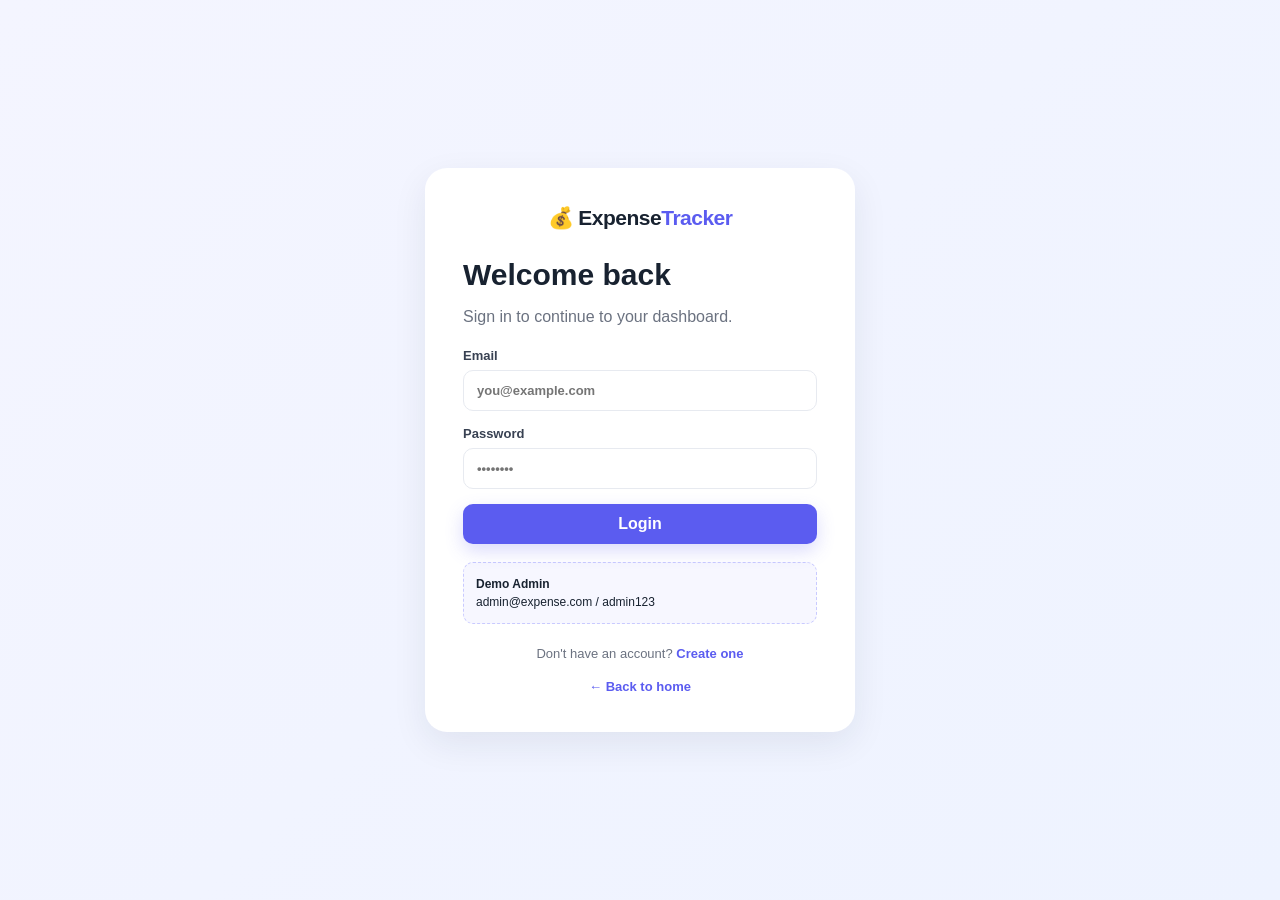
<file: user/reports.html>
<!DOCTYPE html>
<html lang="en"><head><meta charset="UTF-8"><meta name="viewport" content="width=device-width,initial-scale=1.0"><title>Reports | Expense Tracker</title><link rel="stylesheet" href="../css/style.css"></head>
<body><div class="app-shell"><aside class="sidebar"><a class="brand" href="dashboard.html">💰 Expense<span>Tracker</span></a><nav class="side-nav"><a href="dashboard.html">▣ Dashboard</a><a href="add-expense.html">＋ Add Expense</a><a href="expenses.html">☷ My Expenses</a><a href="budget.html">◎ Budget</a><a class="active" href="reports.html">◔ Reports</a></nav><div class="sidebar-bottom"><a href="#" onclick="logout();return false;">↪ Logout</a></div></aside>
<main class="main"><div class="topbar"><div class="page-title"><h1>Reports & Insights</h1><p>Understand where your money goes.</p></div></div>
<div class="cards"><div class="stat-card"><div class="stat-label">TOTAL SPENDING</div><div class="stat-value" id="total">₹0</div></div><div class="stat-card"><div class="stat-label">TOP CATEGORY</div><div class="stat-value" id="top">—</div></div><div class="stat-card"><div class="stat-label">AVG. TRANSACTION</div><div class="stat-value" id="avg">₹0</div></div><div class="stat-card"><div class="stat-label">TRANSACTIONS</div><div class="stat-value" id="count">0</div></div></div>
<div class="dashboard-grid"><div class="panel"><div class="panel-header"><h2>Category Breakdown</h2></div><div id="bars" class="bar-list"></div></div><div class="panel"><div class="panel-header"><h2>Monthly Spending</h2></div><div id="monthly" class="chart-bars"></div></div></div></main></div>
<script src="../js/auth.js"></script><script src="../js/app.js"></script><script>
const user=requireRole("user"), arr=userExpenses(user.id), total=totalExpenses(arr);document.getElementById("total").textContent=money(total);document.getElementById("count").textContent=arr.length;document.getElementById("avg").textContent=money(arr.length?total/arr.length:0);
const cats={};arr.forEach(e=>cats[e.category]=(cats[e.category]||0)+e.amount);const sorted=Object.entries(cats).sort((a,b)=>b[1]-a[1]);document.getElementById("top").textContent=sorted[0]?.[0]||"—";const max=Math.max(...Object.values(cats),1);document.getElementById("bars").innerHTML=sorted.map(([k,v])=>`<div class="bar-row"><span>${escapeHtml(k)}</span><div class="bar-track"><div class="bar-fill" style="width:${v/max*100}%"></div></div><b>${money(v)}</b></div>`).join("")||`<div class="empty">Add expenses to generate insights.</div>`;
const months={};arr.forEach(e=>{let m=e.date.slice(0,7);months[m]=(months[m]||0)+e.amount});const ms=Object.entries(months).sort((a,b)=>a[0].localeCompare(b[0])).slice(-7),mm=Math.max(...ms.map(x=>x[1]),1);document.getElementById("monthly").innerHTML=ms.map(([m,v])=>`<div class="chart-col"><b style="font-size:10px">${money(v)}</b><div class="bar" style="height:${Math.max(v/mm*170,3)}px"></div><span>${m}</span></div>`).join("")||`<div class="empty">No monthly data.</div>`;
</script></body></html>
</file>
<file: css/style.css>
:root{--bg:#f5f7fb;--surface:#fff;--text:#182230;--muted:#6b7280;--primary:#5b5cf0;--primary2:#7c3aed;--border:#e7eaf0;--danger:#dc3545;--success:#138a5b;--shadow:0 12px 35px rgba(25,35,60,.08)}
*{box-sizing:border-box}body{margin:0;font-family:Inter,Segoe UI,Arial,sans-serif;background:var(--bg);color:var(--text)}a{text-decoration:none;color:inherit}button,input,select,textarea{font:inherit}.navbar{height:76px;display:flex;align-items:center;justify-content:space-between;padding:0 6%;border-bottom:1px solid rgba(0,0,0,.05);background:#fff}.brand{font-size:21px;font-weight:800;letter-spacing:-.5px}.brand span{color:var(--primary)}.nav-actions{display:flex;gap:10px}.btn{border:0;border-radius:10px;padding:11px 17px;font-weight:700;cursor:pointer;display:inline-flex;align-items:center;justify-content:center;gap:8px;transition:.2s}.btn:hover{transform:translateY(-1px)}.btn-primary{background:var(--primary);color:white;box-shadow:0 7px 18px rgba(91,92,240,.22)}.btn-outline{background:#fff;border:1px solid var(--border);color:var(--text)}.btn-danger{background:#fff0f1;color:var(--danger)}.btn-success{background:#e9faf3;color:var(--success)}.btn-lg{padding:14px 22px}.full{width:100%}.landing-body{background:linear-gradient(135deg,#f8f9ff,#eef1ff)}.hero{min-height:610px;padding:75px 8%;display:grid;grid-template-columns:1.05fr .95fr;gap:50px;align-items:center}.eyebrow{color:var(--primary);font-weight:800;font-size:13px;letter-spacing:2px}.hero h1{font-size:64px;line-height:1.02;letter-spacing:-3px;margin:12px 0 20px}.hero h1 span{color:var(--primary)}.hero-text{font-size:18px;line-height:1.7;color:var(--muted);max-width:590px}.hero-buttons{display:flex;gap:12px;margin:28px 0}.feature-strip{display:flex;gap:38px;margin-top:35px}.feature-strip div{display:flex;flex-direction:column;gap:4px}.feature-strip strong{font-size:21px}.feature-strip span{font-size:12px;color:var(--muted)}.hero-preview{display:flex;justify-content:center}.preview-window{width:450px;background:#fff;border-radius:22px;box-shadow:0 25px 70px rgba(54,61,115,.16);padding:24px}.preview-top{display:flex;gap:7px;margin-bottom:28px}.preview-top span{width:9px;height:9px;border-radius:50%;background:#dfe2ea}.preview-title{font-weight:700}.preview-balance{font-size:36px;font-weight:800;margin:14px 0}.preview-balance small,.preview-cards small{display:block;font-size:11px;color:var(--muted);font-weight:500}.preview-cards{display:grid;grid-template-columns:1fr 1fr;gap:12px}.preview-cards div{padding:17px;background:#f7f7ff;border-radius:13px}.preview-cards b{font-size:18px}.preview-chart{height:150px;display:flex;align-items:end;gap:15px;padding:20px 8px 0}.preview-chart i{flex:1;background:linear-gradient(#7778f5,#c9c9ff);border-radius:7px 7px 2px 2px}.landing-features{display:grid;grid-template-columns:repeat(3,1fr);gap:22px;padding:25px 8% 70px}.landing-features>div{background:#fff;padding:28px;border-radius:18px;box-shadow:var(--shadow)}.feature-icon{font-size:28px}.landing-features h3{margin:12px 0 7px}.landing-features p{color:var(--muted);line-height:1.6;margin:0}.auth-body{min-height:100vh;display:flex;align-items:center;justify-content:center;padding:25px;background:linear-gradient(135deg,#f4f5ff,#eef3ff)}.auth-card{background:#fff;width:430px;padding:38px;border-radius:22px;box-shadow:var(--shadow)}.centered{display:block;text-align:center;margin-bottom:28px}.auth-card h1{margin:0 0 7px;font-size:30px}.muted{color:var(--muted)}form{display:flex;flex-direction:column;gap:15px;margin-top:22px}label{font-size:13px;font-weight:700;color:#384152}input,select,textarea{width:100%;margin-top:7px;border:1px solid var(--border);border-radius:10px;padding:12px 13px;outline:none;background:#fff;color:var(--text)}input:focus,select:focus,textarea:focus{border-color:#999aff;box-shadow:0 0 0 3px #ececff}.alert{padding:11px 13px;border-radius:9px;margin-top:15px;font-size:13px}.alert.error{background:#fff0f1;color:#a7212e}.alert.success{background:#e9faf3;color:#087348}.hidden{display:none}.demo-box{margin-top:18px;padding:12px;background:#f7f7ff;border:1px dashed #c9caff;border-radius:10px;font-size:12px;line-height:1.5}.auth-footer{text-align:center;color:var(--muted);font-size:13px;margin-top:22px}.auth-footer a,.back-link{color:var(--primary);font-weight:700}.back-link{display:block;text-align:center;margin-top:18px;font-size:13px}
.app-shell{display:flex;min-height:100vh}.sidebar{width:245px;background:#151a2c;color:#cbd0e0;position:fixed;inset:0 auto 0 0;padding:24px 15px;display:flex;flex-direction:column}.sidebar .brand{color:#fff;padding:0 12px 28px}.sidebar .brand span{color:#8e90ff}.side-nav{display:flex;flex-direction:column;gap:5px}.side-nav a{padding:12px 13px;border-radius:10px;font-size:14px;font-weight:600}.side-nav a:hover,.side-nav a.active{background:#282e49;color:#fff}.sidebar-bottom{margin-top:auto}.main{margin-left:245px;width:calc(100% - 245px);padding:30px 4% 50px}.topbar{display:flex;justify-content:space-between;align-items:center;margin-bottom:28px}.page-title h1{font-size:28px;margin:0}.page-title p{margin:5px 0;color:var(--muted);font-size:13px}.profile{display:flex;align-items:center;gap:11px}.avatar{width:38px;height:38px;border-radius:50%;background:#e7e7ff;color:var(--primary);display:grid;place-items:center;font-weight:800}.cards{display:grid;grid-template-columns:repeat(4,1fr);gap:16px}.stat-card{background:#fff;border:1px solid var(--border);border-radius:15px;padding:20px;box-shadow:0 5px 20px rgba(20,30,50,.03)}.stat-label{font-size:12px;color:var(--muted)}.stat-value{font-size:25px;font-weight:800;margin:9px 0}.stat-note{font-size:11px;color:var(--muted)}.dashboard-grid{display:grid;grid-template-columns:1.25fr .75fr;gap:18px;margin-top:18px}.panel{background:#fff;border:1px solid var(--border);border-radius:15px;padding:20px}.panel-header{display:flex;align-items:center;justify-content:space-between;margin-bottom:15px}.panel-header h2{font-size:16px;margin:0}.table-wrap{overflow:auto}table{width:100%;border-collapse:collapse;font-size:13px}th,td{text-align:left;padding:13px 10px;border-bottom:1px solid #f0f1f5}th{font-size:11px;color:var(--muted);text-transform:uppercase;letter-spacing:.5px}.badge{padding:5px 8px;border-radius:7px;background:#f1f1ff;color:var(--primary);font-size:11px;font-weight:700}.empty{padding:35px;text-align:center;color:var(--muted);font-size:13px}.bar-list{display:flex;flex-direction:column;gap:13px}.bar-row{display:grid;grid-template-columns:85px 1fr 70px;gap:10px;align-items:center;font-size:12px}.bar-track{height:9px;background:#eef0f5;border-radius:20px;overflow:hidden}.bar-fill{height:100%;background:var(--primary);border-radius:20px}.form-grid{display:grid;grid-template-columns:1fr 1fr;gap:15px}.form-grid .full-col{grid-column:1/-1}.toolbar{display:flex;gap:10px;flex-wrap:wrap}.toolbar input{max-width:240px;margin:0}.progress{height:11px;background:#eceef4;border-radius:20px;overflow:hidden}.progress div{height:100%;background:var(--primary);border-radius:20px}.budget-box{padding:20px;border:1px solid var(--border);border-radius:13px;background:#fafaff}.budget-number{font-size:28px;font-weight:800}.danger-text{color:var(--danger)}.success-text{color:var(--success)}.chart-bars{height:230px;display:flex;align-items:end;gap:10px;padding-top:15px}.chart-col{flex:1;height:100%;display:flex;flex-direction:column;justify-content:end;align-items:center;gap:7px}.chart-col .bar{width:70%;max-width:42px;background:linear-gradient(#7778f5,#aaaaf8);border-radius:7px 7px 2px 2px;min-height:3px}.chart-col span{font-size:10px;color:var(--muted)}.kpi{display:flex;justify-content:space-between;padding:10px 0;border-bottom:1px solid #f0f1f5;font-size:13px}.mobile-menu{display:none}
@media(max-width:1000px){.hero{grid-template-columns:1fr}.hero-preview{display:none}.cards{grid-template-columns:repeat(2,1fr)}.dashboard-grid{grid-template-columns:1fr}.landing-features{grid-template-columns:1fr}.sidebar{width:205px}.main{margin-left:205px;width:calc(100% - 205px)}}@media(max-width:700px){.navbar{padding:0 20px}.hero{padding:55px 25px}.hero h1{font-size:46px}.feature-strip{gap:18px}.nav-actions .btn-outline{display:none}.cards,.form-grid{grid-template-columns:1fr}.sidebar{position:static;width:100%;min-height:auto}.app-shell{display:block}.side-nav{display:grid;grid-template-columns:repeat(2,1fr)}.sidebar-bottom{margin-top:15px}.main{margin-left:0;width:100%;padding:20px}.landing-features{padding:20px 25px 50px}.topbar{align-items:flex-start}.toolbar input{max-width:100%}.auth-card{width:100%;padding:28px}.chart-col .bar{width:55%}}
</file>
